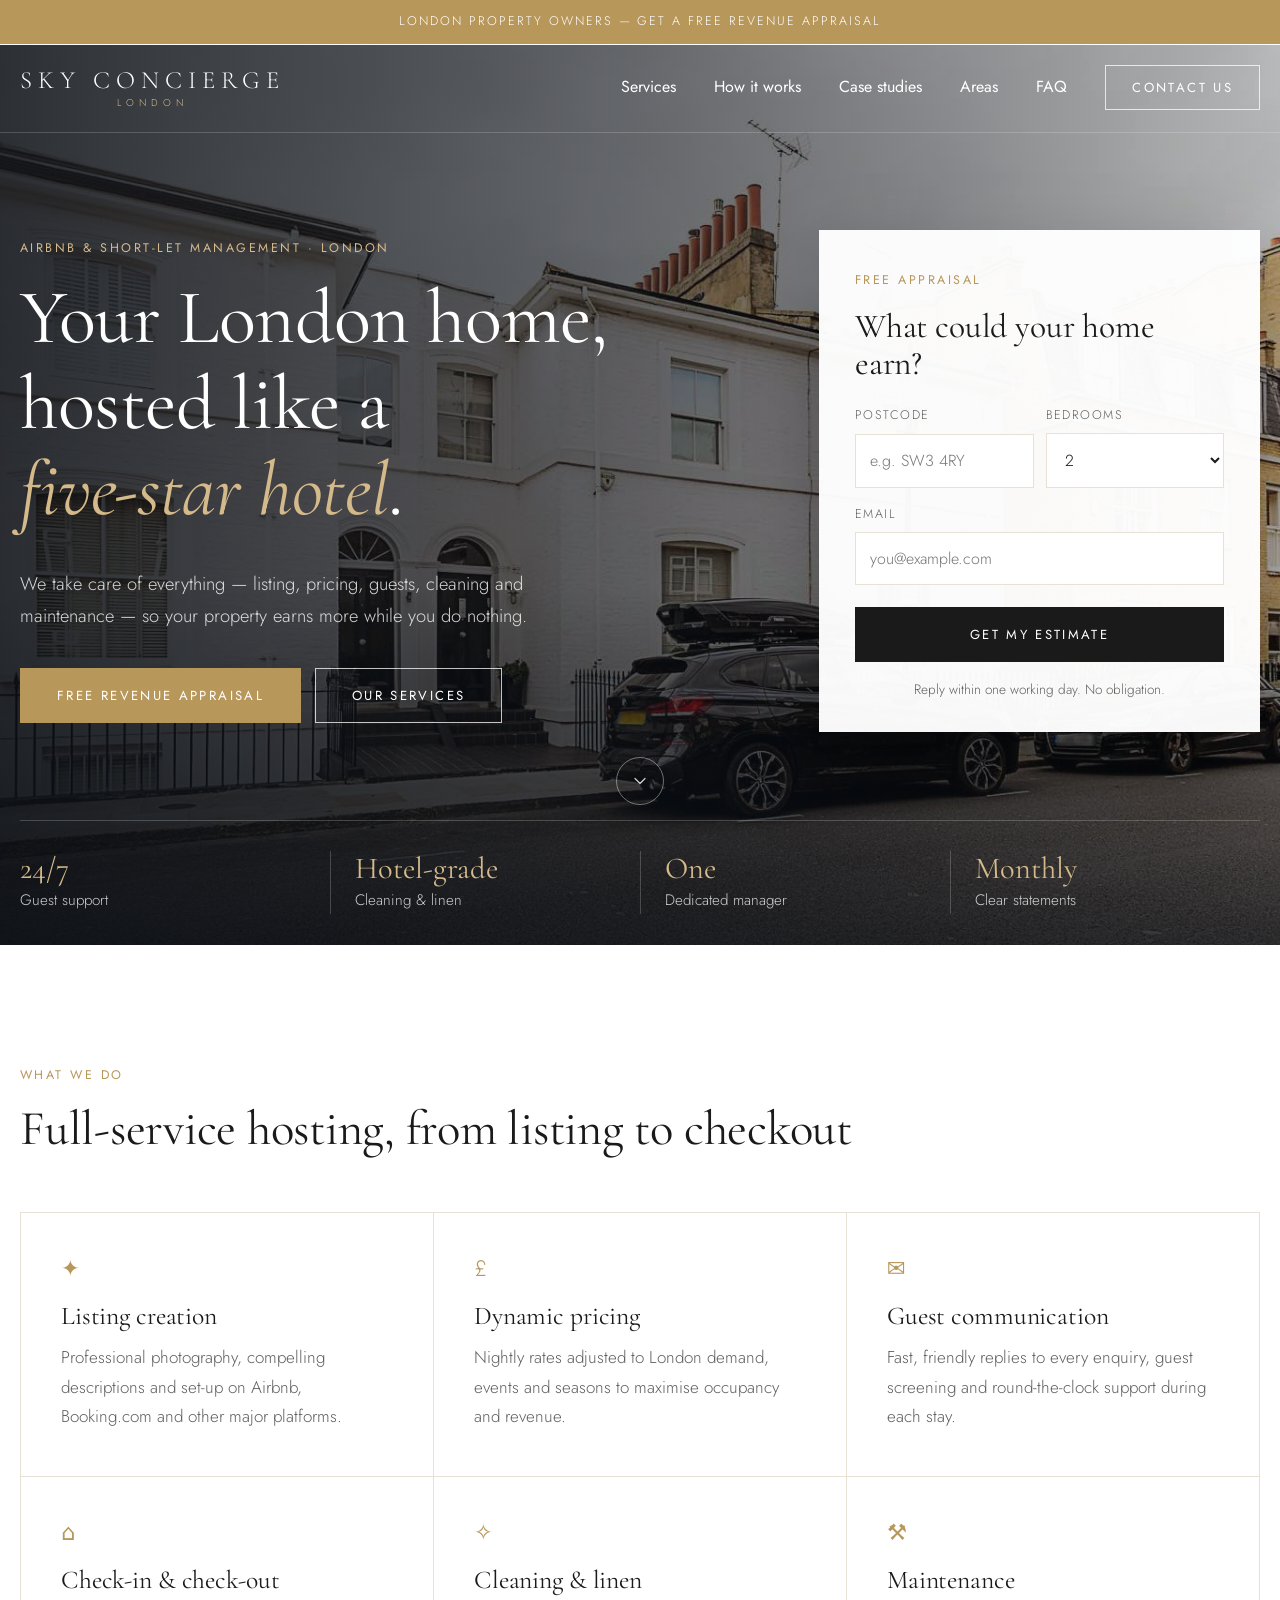
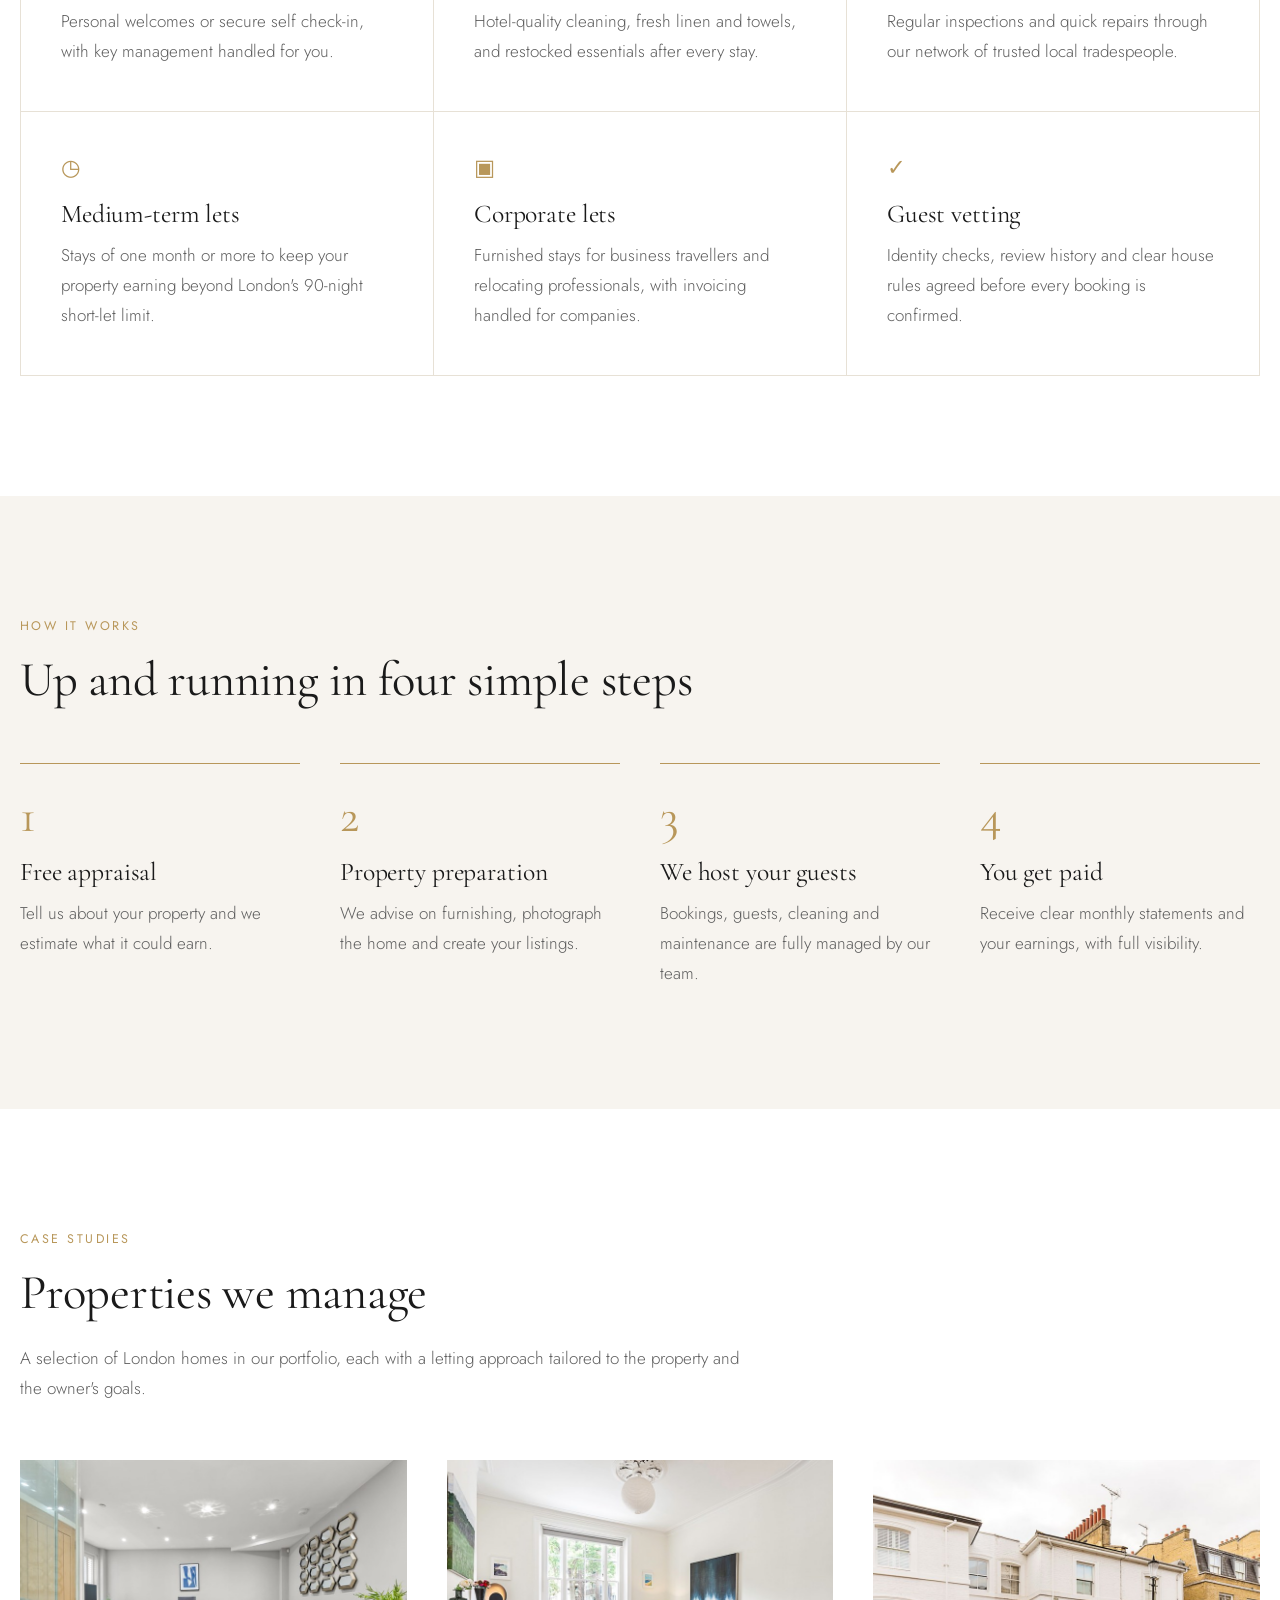
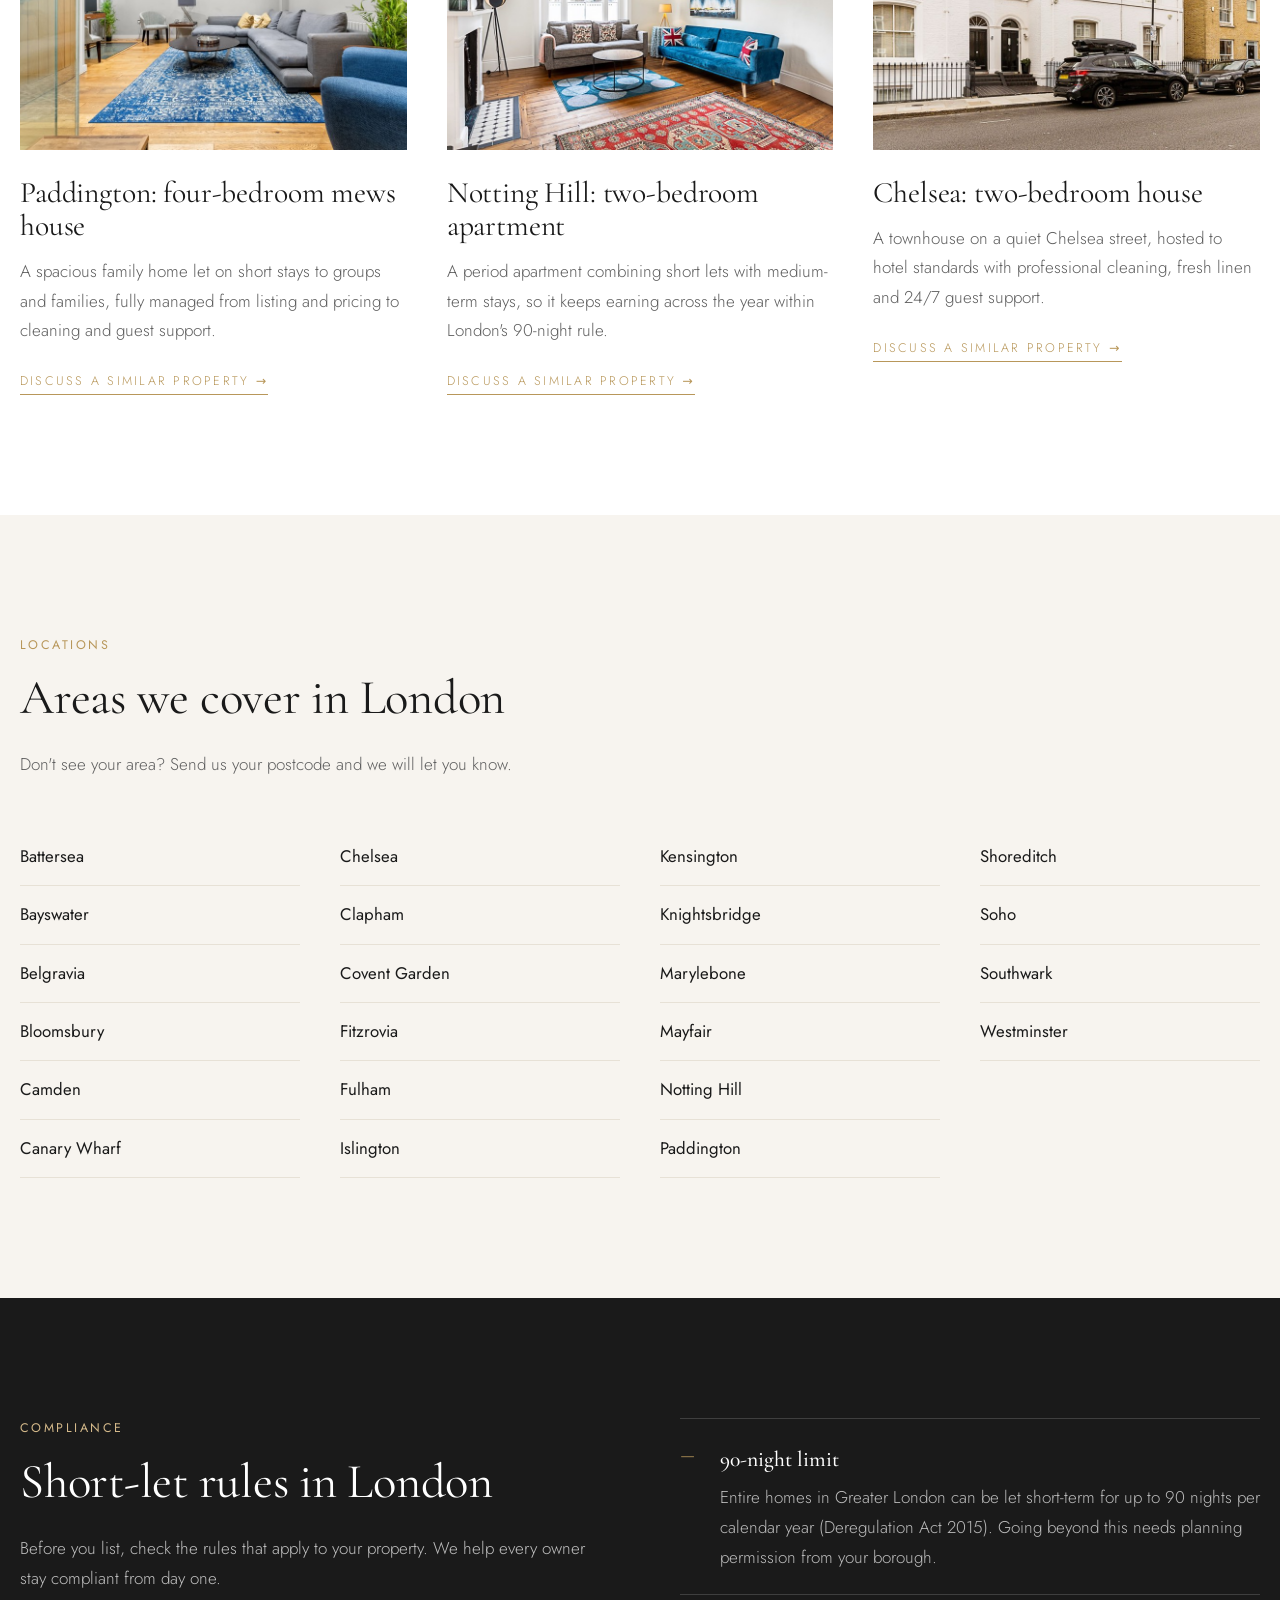
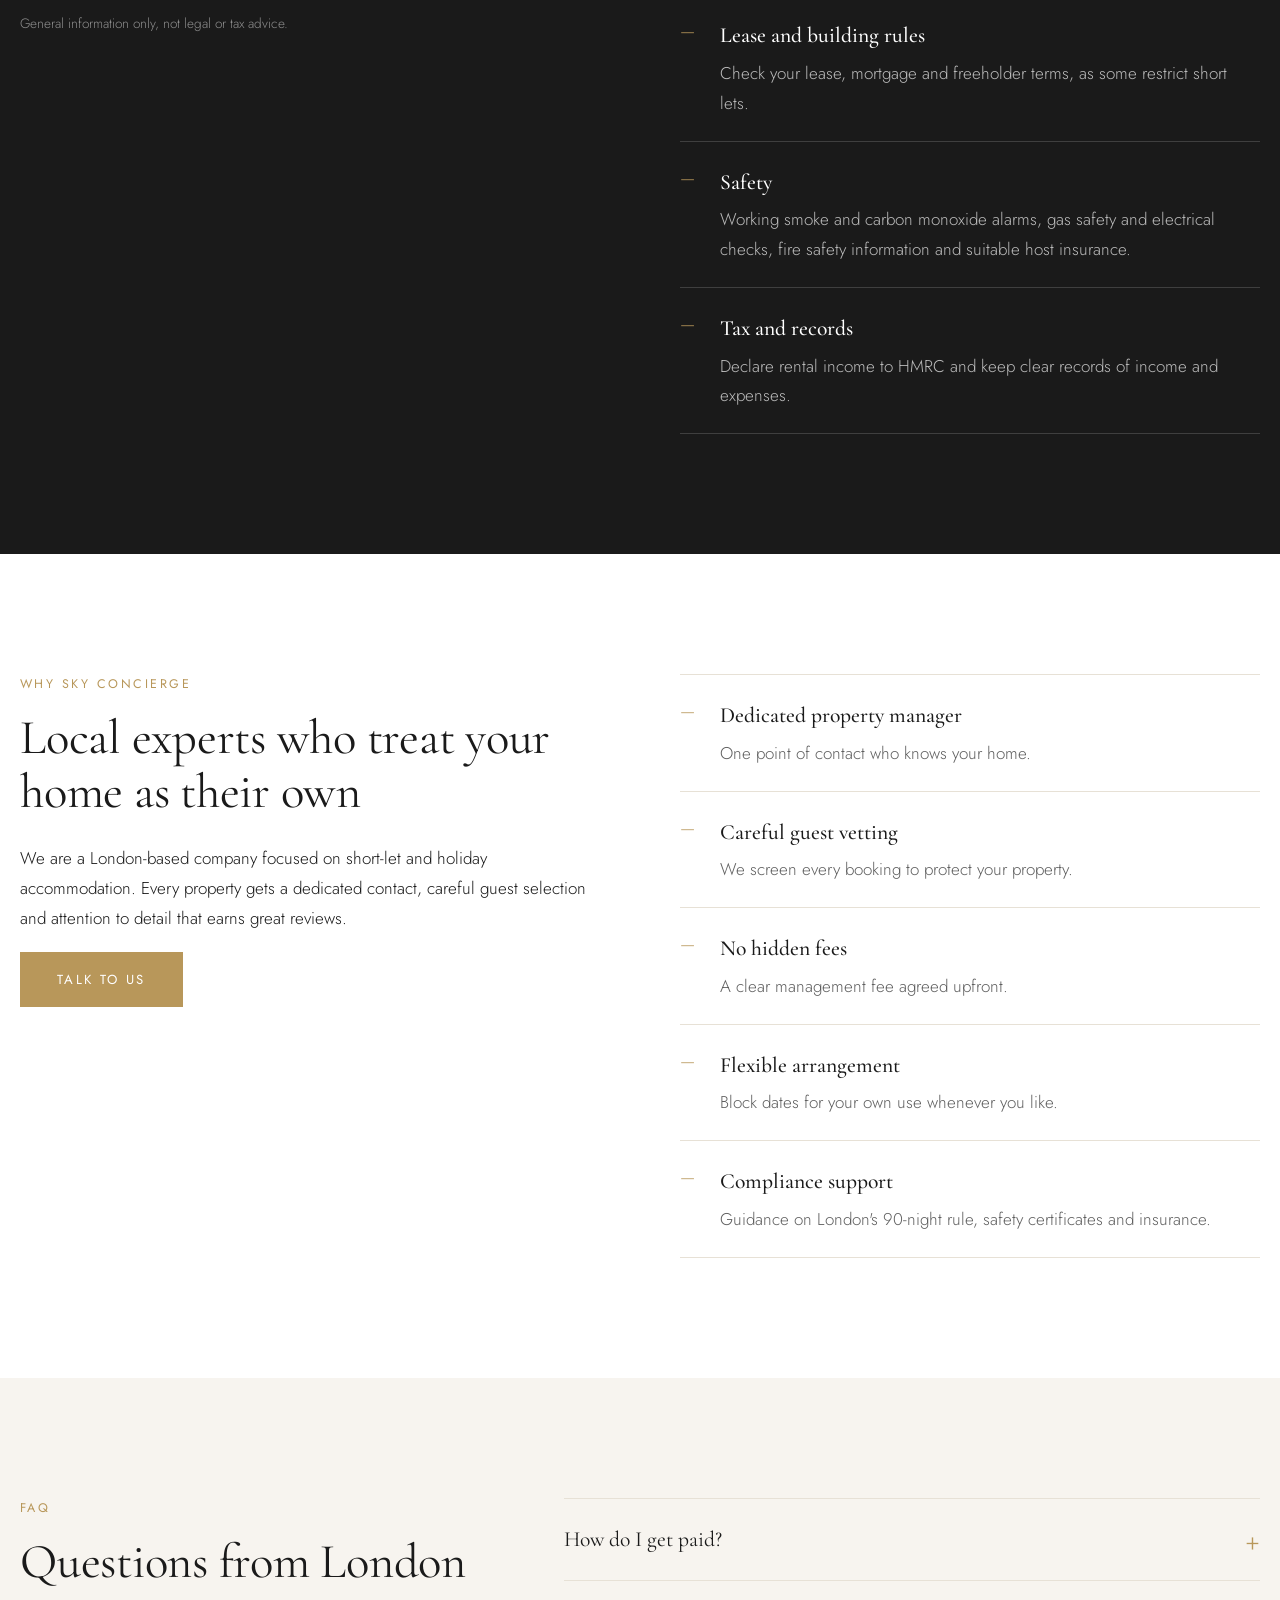
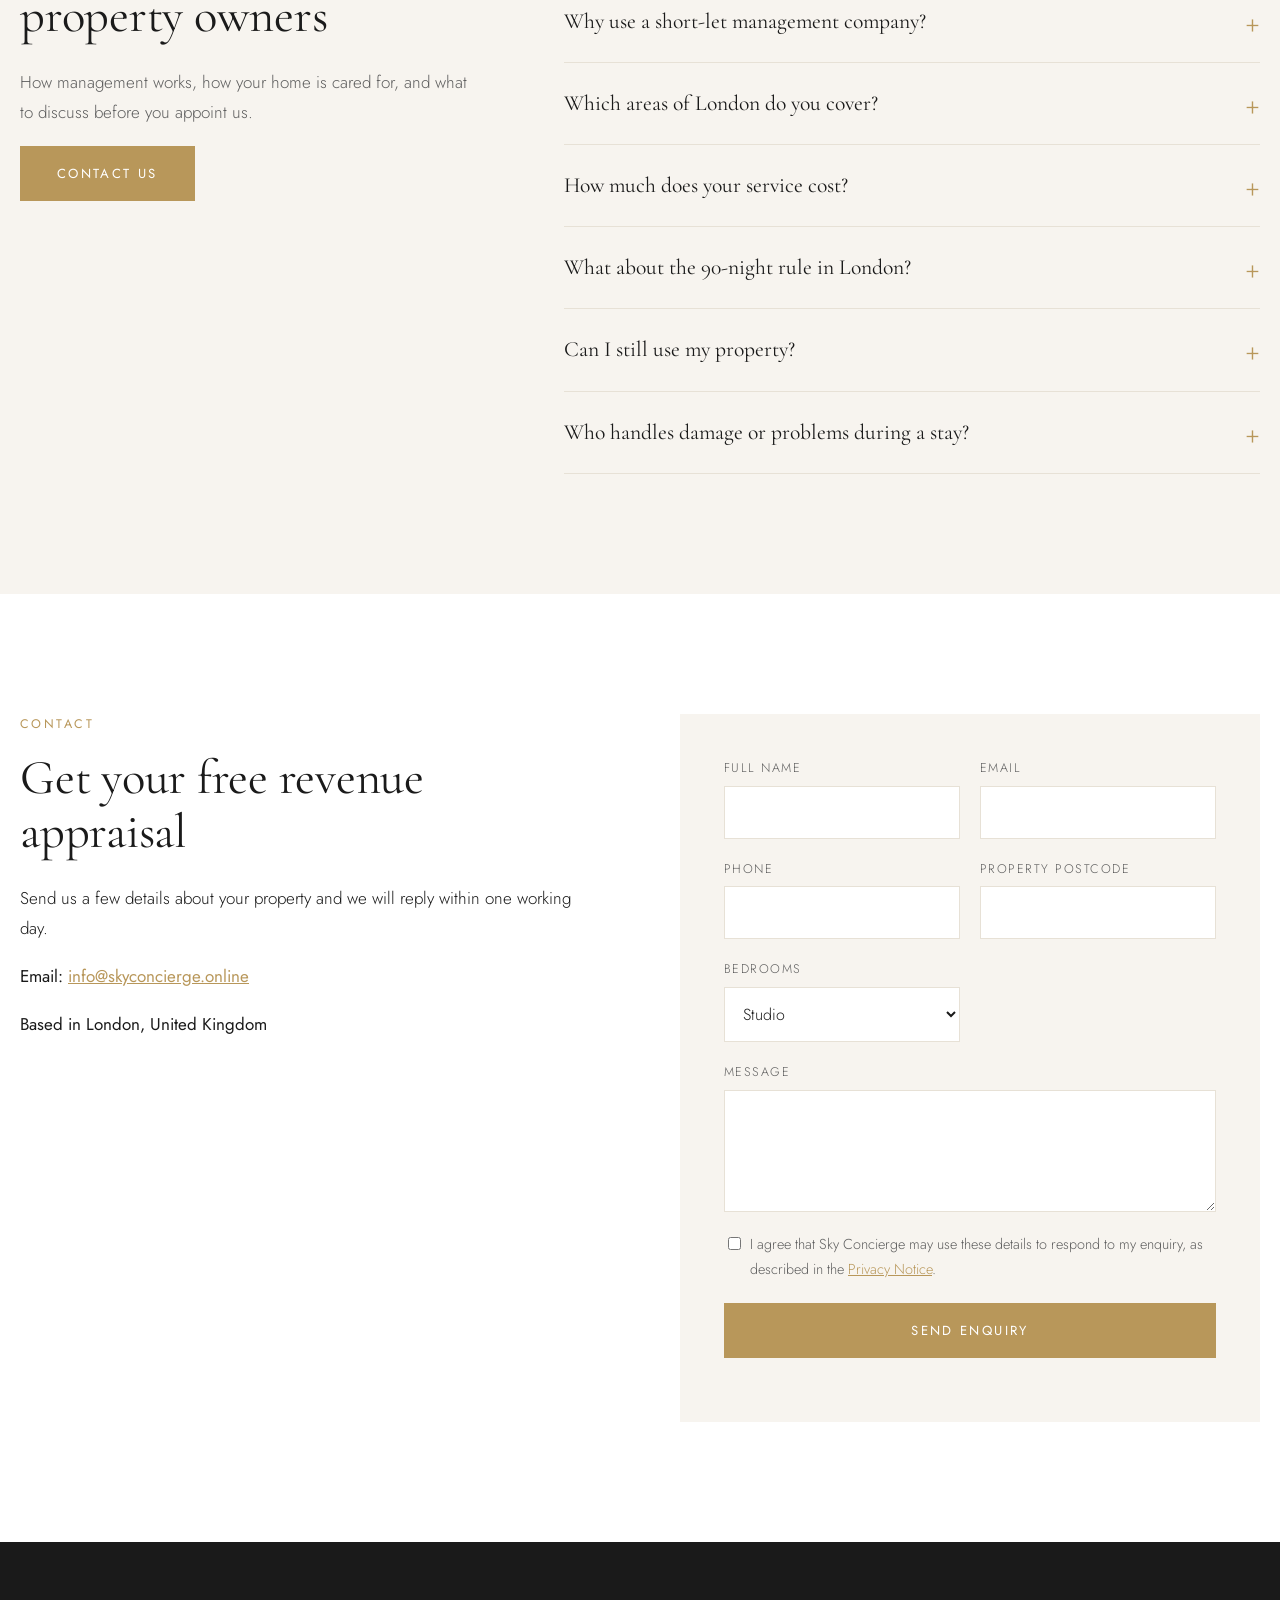
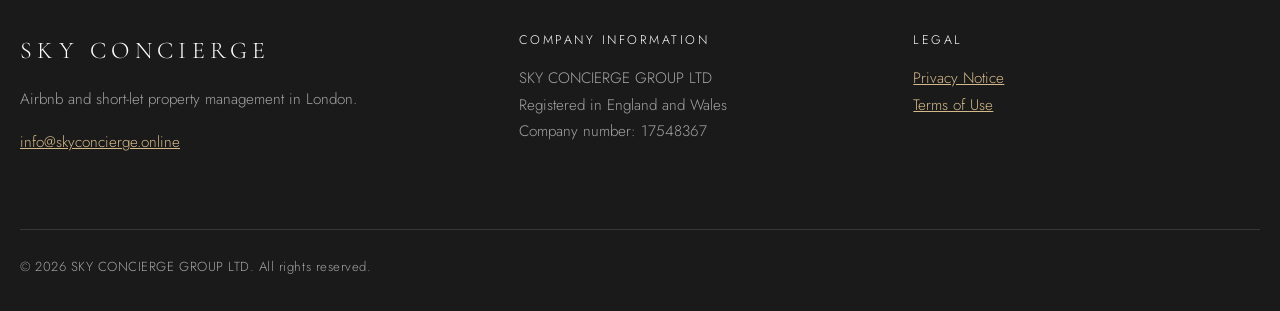
<file: index.html>
<!doctype html>
<html lang="en-GB">
<head>
  <meta charset="utf-8">
  <meta name="viewport" content="width=device-width, initial-scale=1">
  <title>Sky Concierge | Airbnb &amp; Short-Let Management in London</title>
  <meta name="description" content="Sky Concierge manages your Airbnb and short-let property in London: listing, pricing, guest communication, check-in, cleaning and maintenance.">
  <link rel="canonical" href="https://skyconcierge.online/">
  <meta property="og:title" content="Sky Concierge | Short-Let Management in London">
  <meta property="og:description" content="Full-service Airbnb and short-let property management in London.">
  <meta property="og:url" content="https://skyconcierge.online/">
  <meta property="og:type" content="website">
  <link rel="icon" href="data:image/svg+xml,%3Csvg xmlns='http://www.w3.org/2000/svg' viewBox='0 0 64 64'%3E%3Crect width='64' height='64' rx='14' fill='%230f1b2d'/%3E%3Cpath d='M18 40c6 6 22 6 28-2M22 26a10 10 0 0 1 20 0' stroke='%23c9a86a' stroke-width='5' fill='none' stroke-linecap='round'/%3E%3C/svg%3E">
  <link rel="preconnect" href="https://fonts.googleapis.com">
  <link rel="preconnect" href="https://fonts.gstatic.com" crossorigin>
  <link href="https://fonts.googleapis.com/css2?family=Cormorant+Garamond:ital,wght@0,400;0,500;1,400;1,500&family=Jost:wght@300;400;500&display=swap" rel="stylesheet">
  <link rel="stylesheet" href="styles.css">
</head>
<body class="has-hero">

<a href="#contact" class="topbar">London property owners — get a free revenue appraisal</a>

<header class="nav" id="top">
  <div class="wrap nav-inner">
    <a href="#top" class="brand" aria-label="Sky Concierge home">
      <span class="brand-name">Sky Concierge</span>
      <span class="brand-sub">London</span>
    </a>
    <button class="menu-btn" aria-label="Open menu" aria-expanded="false" aria-controls="menu">☰</button>
    <nav id="menu" class="menu">
      <a href="#services">Services</a>
      <a href="#how">How it works</a>
      <a href="#cases">Case studies</a>
      <a href="#areas">Areas</a>
      <a href="#faq">FAQ</a>
      <a href="#contact" class="btn btn-outline-light btn-small">Contact us</a>
    </nav>
  </div>
</header>

<main>
  <section class="hero">
    <img class="hero-bg" src="images/hero-chelsea.jpg" srcset="images/hero-chelsea-800.jpg 800w, images/hero-chelsea.jpg 1440w" sizes="100vw" alt="" width="1440" height="960" fetchpriority="high">
    <div class="wrap hero-grid">
      <div class="hero-copy">
        <p class="eyebrow">Airbnb &amp; short-let management · London</p>
        <h1>Your London home, hosted like a <em>five-star hotel</em>.</h1>
        <p class="lead">We take care of everything — listing, pricing, guests, cleaning and maintenance — so your property earns more while you do nothing.</p>
        <div class="hero-cta">
          <a href="#contact" class="btn">Free revenue appraisal</a>
          <a href="#services" class="btn btn-outline-light">Our services</a>
        </div>
      </div>

      <form class="appraisal" id="appraisal-form" novalidate>
        <p class="eyebrow">Free appraisal</p>
        <h2>What could your home earn?</h2>
        <div class="appraisal-row">
          <label>Postcode<input name="postcode" placeholder="e.g. SW3 4RY" autocomplete="postal-code" required></label>
          <label>Bedrooms
            <select name="bedrooms"><option>Studio</option><option>1</option><option selected>2</option><option>3</option><option>4+</option></select>
          </label>
        </div>
        <label>Email<input name="email" type="email" placeholder="you@example.com" autocomplete="email" required></label>
        <button type="submit" class="btn btn-dark">Get my estimate</button>
        <p class="appraisal-note" id="appraisal-note" role="status">Reply within one working day. No obligation.</p>
      </form>
    </div>

    <ul class="wrap trust">
      <li><strong>24/7</strong> Guest support</li>
      <li><strong>Hotel-grade</strong> Cleaning &amp; linen</li>
      <li><strong>One</strong> Dedicated manager</li>
      <li><strong>Monthly</strong> Clear statements</li>
    </ul>
    <a href="#services" class="scroll-cue" aria-label="Scroll to services"><svg width="20" height="20" viewBox="0 0 24 24" fill="none" aria-hidden="true"><path d="M6 9l6 6 6-6" stroke="currentColor" stroke-width="1.5" stroke-linecap="round" stroke-linejoin="round"/></svg></a>
  </section>

  <section id="services" class="section">
    <div class="wrap">
      <p class="eyebrow">What we do</p>
      <h2>Full-service hosting, from listing to checkout</h2>
      <div class="grid cards">
        <article class="card">
          <div class="icon">✦</div>
          <h3>Listing creation</h3>
          <p>Professional photography, compelling descriptions and set-up on Airbnb, Booking.com and other major platforms.</p>
        </article>
        <article class="card">
          <div class="icon">£</div>
          <h3>Dynamic pricing</h3>
          <p>Nightly rates adjusted to London demand, events and seasons to maximise occupancy and revenue.</p>
        </article>
        <article class="card">
          <div class="icon">✉</div>
          <h3>Guest communication</h3>
          <p>Fast, friendly replies to every enquiry, guest screening and round-the-clock support during each stay.</p>
        </article>
        <article class="card">
          <div class="icon">⌂</div>
          <h3>Check-in &amp; check-out</h3>
          <p>Personal welcomes or secure self check-in, with key management handled for you.</p>
        </article>
        <article class="card">
          <div class="icon">✧</div>
          <h3>Cleaning &amp; linen</h3>
          <p>Hotel-quality cleaning, fresh linen and towels, and restocked essentials after every stay.</p>
        </article>
        <article class="card">
          <div class="icon">⚒</div>
          <h3>Maintenance</h3>
          <p>Regular inspections and quick repairs through our network of trusted local tradespeople.</p>
        </article>
        <article class="card">
          <div class="icon">◷</div>
          <h3>Medium-term lets</h3>
          <p>Stays of one month or more to keep your property earning beyond London's 90-night short-let limit.</p>
        </article>
        <article class="card">
          <div class="icon">▣</div>
          <h3>Corporate lets</h3>
          <p>Furnished stays for business travellers and relocating professionals, with invoicing handled for companies.</p>
        </article>
        <article class="card">
          <div class="icon">✓</div>
          <h3>Guest vetting</h3>
          <p>Identity checks, review history and clear house rules agreed before every booking is confirmed.</p>
        </article>
      </div>
    </div>
  </section>

  <section id="how" class="section section-alt">
    <div class="wrap">
      <p class="eyebrow">How it works</p>
      <h2>Up and running in four simple steps</h2>
      <ol class="steps">
        <li><span>1</span><h3>Free appraisal</h3><p>Tell us about your property and we estimate what it could earn.</p></li>
        <li><span>2</span><h3>Property preparation</h3><p>We advise on furnishing, photograph the home and create your listings.</p></li>
        <li><span>3</span><h3>We host your guests</h3><p>Bookings, guests, cleaning and maintenance are fully managed by our team.</p></li>
        <li><span>4</span><h3>You get paid</h3><p>Receive clear monthly statements and your earnings, with full visibility.</p></li>
      </ol>
    </div>
  </section>

  <!-- Add real revenue/occupancy figures here once you have them (state the period and whether gross or net) -->
  <section id="cases" class="section">
    <div class="wrap">
      <p class="eyebrow">Case studies</p>
      <h2>Properties we manage</h2>
      <p class="section-intro">A selection of London homes in our portfolio, each with a letting approach tailored to the property and the owner's goals.</p>
      <div class="grid cases">
        <article class="case">
          <div class="case-img"><img src="images/case-1.jpg" alt="Living room of a four-bedroom mews house in Paddington" width="900" height="600" loading="lazy" decoding="async" onerror="this.remove()"></div>
          <h3>Paddington: four-bedroom mews house</h3>
          <p>A spacious family home let on short stays to groups and families, fully managed from listing and pricing to cleaning and guest support.</p>
          <a href="#contact" class="case-link">Discuss a similar property →</a>
        </article>
        <article class="case">
          <div class="case-img"><img src="images/case-2.jpg" alt="Living room of a two-bedroom apartment in Notting Hill" width="900" height="600" loading="lazy" decoding="async" onerror="this.remove()"></div>
          <h3>Notting Hill: two-bedroom apartment</h3>
          <p>A period apartment combining short lets with medium-term stays, so it keeps earning across the year within London's 90-night rule.</p>
          <a href="#contact" class="case-link">Discuss a similar property →</a>
        </article>
        <article class="case">
          <div class="case-img"><img src="images/case-3.jpg" alt="White-painted two-bedroom house on a Chelsea street" width="900" height="600" loading="lazy" decoding="async" onerror="this.remove()"></div>
          <h3>Chelsea: two-bedroom house</h3>
          <p>A townhouse on a quiet Chelsea street, hosted to hotel standards with professional cleaning, fresh linen and 24/7 guest support.</p>
          <a href="#contact" class="case-link">Discuss a similar property →</a>
        </article>
      </div>
    </div>
  </section>

  <!-- TODO: keep only the areas you actually cover -->
  <section id="areas" class="section section-alt">
    <div class="wrap">
      <p class="eyebrow">Locations</p>
      <h2>Areas we cover in London</h2>
      <p class="section-intro">Don't see your area? Send us your postcode and we will let you know.</p>
      <ul class="areas">
        <li>Battersea</li><li>Bayswater</li><li>Belgravia</li><li>Bloomsbury</li>
        <li>Camden</li><li>Canary Wharf</li><li>Chelsea</li><li>Clapham</li>
        <li>Covent Garden</li><li>Fitzrovia</li><li>Fulham</li><li>Islington</li>
        <li>Kensington</li><li>Knightsbridge</li><li>Marylebone</li><li>Mayfair</li>
        <li>Notting Hill</li><li>Paddington</li><li>Shoreditch</li><li>Soho</li>
        <li>Southwark</li><li>Westminster</li>
      </ul>
    </div>
  </section>

  <section id="rules" class="section section-dark">
    <div class="wrap split">
      <div>
        <p class="eyebrow">Compliance</p>
        <h2>Short-let rules in London</h2>
        <p>Before you list, check the rules that apply to your property. We help every owner stay compliant from day one.</p>
        <p class="small-note">General information only, not legal or tax advice.</p>
      </div>
      <ul class="checks checks-dark">
        <li><strong>90-night limit</strong> Entire homes in Greater London can be let short-term for up to 90 nights per calendar year (Deregulation Act 2015). Going beyond this needs planning permission from your borough.</li>
        <li><strong>Lease and building rules</strong> Check your lease, mortgage and freeholder terms, as some restrict short lets.</li>
        <li><strong>Safety</strong> Working smoke and carbon monoxide alarms, gas safety and electrical checks, fire safety information and suitable host insurance.</li>
        <li><strong>Tax and records</strong> Declare rental income to HMRC and keep clear records of income and expenses.</li>
      </ul>
    </div>
  </section>

  <section id="why" class="section">
    <div class="wrap split">
      <div>
        <p class="eyebrow">Why Sky Concierge</p>
        <h2>Local experts who treat your home as their own</h2>
        <p>We are a London-based company focused on short-let and holiday accommodation. Every property gets a dedicated contact, careful guest selection and attention to detail that earns great reviews.</p>
        <a href="#contact" class="btn">Talk to us</a>
      </div>
      <ul class="checks">
        <li><strong>Dedicated property manager</strong> One point of contact who knows your home.</li>
        <li><strong>Careful guest vetting</strong> We screen every booking to protect your property.</li>
        <li><strong>No hidden fees</strong> A clear management fee agreed upfront.</li>
        <li><strong>Flexible arrangement</strong> Block dates for your own use whenever you like.</li>
        <li><strong>Compliance support</strong> Guidance on London's 90-night rule, safety certificates and insurance.</li>
      </ul>
    </div>
  </section>

  <section id="faq" class="section section-alt">
    <div class="wrap faq-grid">
      <div class="faq-intro">
        <p class="eyebrow">FAQ</p>
        <h2>Questions from London property owners</h2>
        <p>How management works, how your home is cared for, and what to discuss before you appoint us.</p>
        <a href="#contact" class="btn">Contact us</a>
      </div>
      <div>
      <details>
        <summary>How do I get paid?</summary>
        <p>You receive a monthly statement showing every booking, fee and cost, followed by a bank transfer of your earnings.</p>
      </details>
      <details>
        <summary>Why use a short-let management company?</summary>
        <p>Hosting well takes daily work: messages at all hours, cleaning between stays, pricing and repairs. We handle all of it so you earn from your property without the time commitment.</p>
      </details>
      <details>
        <summary>Which areas of London do you cover?</summary>
        <p>We manage properties across Greater London. Contact us with your postcode and we will confirm availability.</p>
      </details>
      <details>
        <summary>How much does your service cost?</summary>
        <p>Our fee is a percentage of booking revenue, depending on the property and the services you choose. We provide a clear quote after your free appraisal.</p>
      </details>
      <details>
        <summary>What about the 90-night rule in London?</summary>
        <p>Entire homes in Greater London can be let on a short-term basis for up to 90 nights per calendar year without planning permission. We track this for you and can arrange medium-term lets for the rest of the year.</p>
      </details>
      <details>
        <summary>Can I still use my property?</summary>
        <p>Yes. You can block dates in the calendar for your own stays at any time.</p>
      </details>
      <details>
        <summary>Who handles damage or problems during a stay?</summary>
        <p>We respond to issues straight away, report any damage to you with photos, coordinate repairs and handle claims with the booking platform on your behalf.</p>
      </details>
      </div>
    </div>
  </section>

  <section id="contact" class="section">
    <div class="wrap split">
      <div>
        <p class="eyebrow">Contact</p>
        <h2>Get your free revenue appraisal</h2>
        <p>Send us a few details about your property and we will reply within one working day.</p>
        <p class="contact-line">Email: <a href="mailto:info@skyconcierge.online">info@skyconcierge.online</a></p>
        <p class="contact-line">Based in London, United Kingdom</p>
      </div>
      <form class="form" id="contact-form" novalidate>
        <label>Full name<input name="name" required autocomplete="name"></label>
        <label>Email<input name="email" type="email" required autocomplete="email"></label>
        <label>Phone<input name="phone" type="tel" autocomplete="tel"></label>
        <label>Property postcode<input name="postcode" autocomplete="postal-code"></label>
        <label>Bedrooms
          <select name="bedrooms">
            <option>Studio</option><option>1</option><option>2</option><option>3</option><option>4+</option>
          </select>
        </label>
        <label class="full">Message<textarea name="message" rows="4"></textarea></label>
        <label class="full consent"><input type="checkbox" name="consent" required> <span>I agree that Sky Concierge may use these details to respond to my enquiry, as described in the <a href="privacy.html">Privacy Notice</a>.</span></label>
        <button type="submit" class="btn full">Send enquiry</button>
        <p class="form-note full" id="form-note" role="status"></p>
      </form>
    </div>
  </section>
</main>

<footer class="footer">
  <div class="wrap footer-grid">
    <div>
      <p class="brand-foot">Sky Concierge</p>
      <p>Airbnb and short-let property management in London.</p>
      <p><a href="mailto:info@skyconcierge.online">info@skyconcierge.online</a></p>
    </div>
    <div>
      <p class="foot-title">Company information</p>
      <p>SKY CONCIERGE GROUP LTD<br>
      Registered in England and Wales<br>
      Company number: 17548367</p>
    </div>
    <div>
      <p class="foot-title">Legal</p>
      <p><a href="privacy.html">Privacy Notice</a><br>
      <a href="terms.html">Terms of Use</a></p>
    </div>
  </div>
  <div class="wrap copy">© <span id="year">2026</span> SKY CONCIERGE GROUP LTD. All rights reserved.</div>
</footer>

<script>
  document.getElementById('year').textContent = new Date().getFullYear();

  const btn = document.querySelector('.menu-btn');
  const menu = document.getElementById('menu');
  btn.addEventListener('click', () => {
    const open = menu.classList.toggle('open');
    btn.setAttribute('aria-expanded', open);
  });
  menu.querySelectorAll('a').forEach(a => a.addEventListener('click', () => menu.classList.remove('open')));

  // Transparent nav over the hero, solid once the page scrolls.
  const nav = document.querySelector('.nav');
  const onScroll = () => nav.classList.toggle('scrolled', scrollY > 40);
  addEventListener('scroll', onScroll, { passive: true }); onScroll();

  document.getElementById('appraisal-form').addEventListener('submit', e => {
    e.preventDefault();
    const f = e.target, note = document.getElementById('appraisal-note');
    if (!f.checkValidity()) { note.textContent = 'Please enter your postcode and a valid email.'; return; }
    const d = new FormData(f);
    const body = `Postcode: ${d.get('postcode')}\nBedrooms: ${d.get('bedrooms')}\nEmail: ${d.get('email')}`;
    location.href = `mailto:info@skyconcierge.online?subject=${encodeURIComponent('Free revenue appraisal')}&body=${encodeURIComponent(body)}`;
    note.textContent = 'Your email app should open. If not, write to info@skyconcierge.online.';
  });

  // No server needed: the form opens the visitor's email app with the enquiry filled in.
  document.getElementById('contact-form').addEventListener('submit', e => {
    e.preventDefault();
    const f = e.target, note = document.getElementById('form-note');
    if (!f.checkValidity()) { note.textContent = 'Please fill in your name, a valid email and tick the consent box.'; return; }
    const d = new FormData(f);
    const body = `Name: ${d.get('name')}\nEmail: ${d.get('email')}\nPhone: ${d.get('phone')}\nPostcode: ${d.get('postcode')}\nBedrooms: ${d.get('bedrooms')}\n\n${d.get('message')}`;
    location.href = `mailto:info@skyconcierge.online?subject=${encodeURIComponent('Property appraisal request')}&body=${encodeURIComponent(body)}`;
    note.textContent = 'Your email app should open. If not, write to info@skyconcierge.online.';
  });
</script>
</body>
</html>
</file>
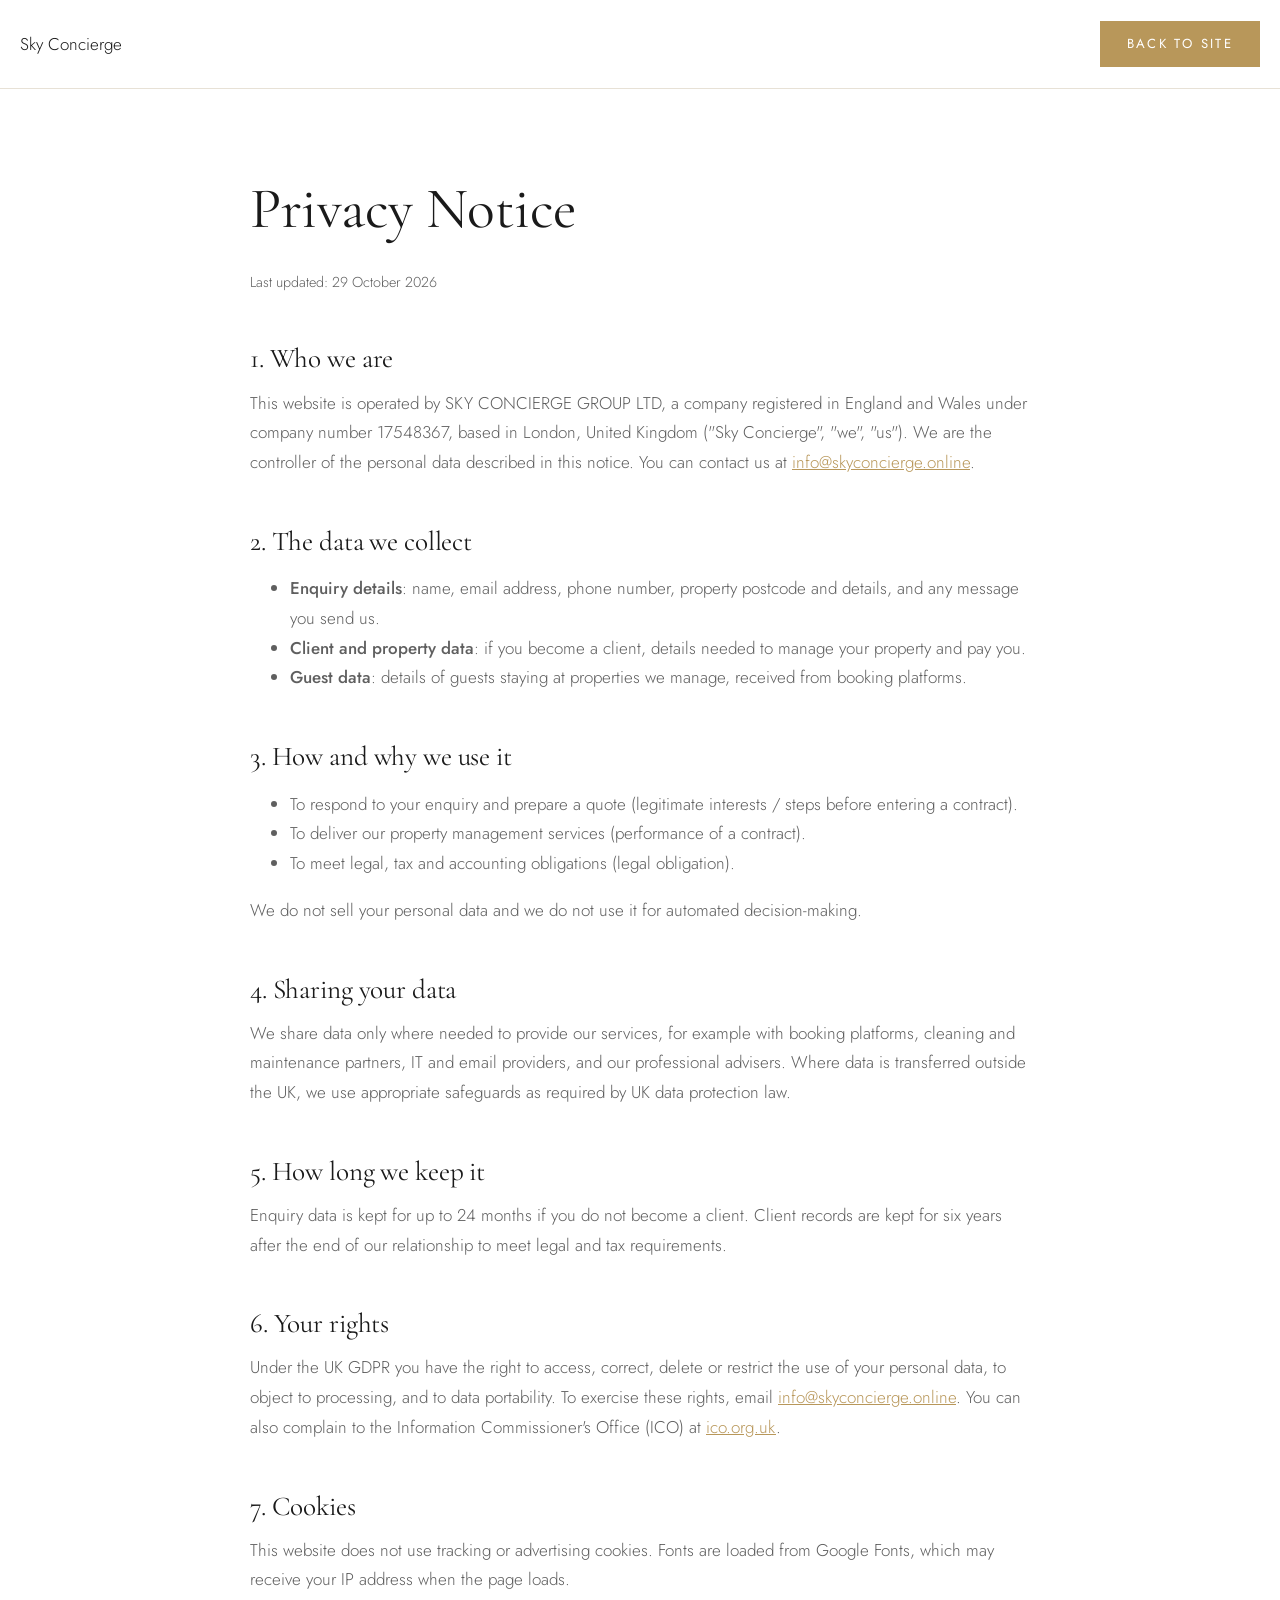
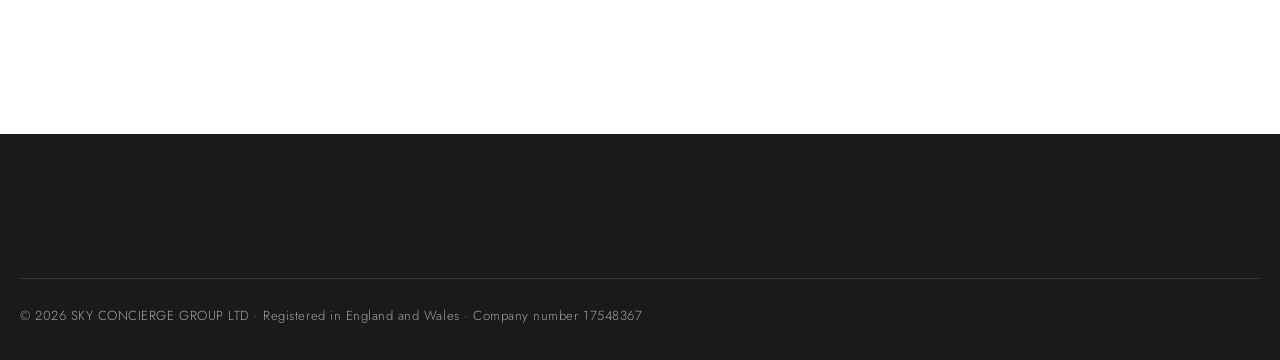
<file: privacy.html>
<!doctype html>
<html lang="en-GB">
<head>
  <meta charset="utf-8">
  <meta name="viewport" content="width=device-width, initial-scale=1">
  <title>Privacy Notice | Sky Concierge</title>
  <link rel="canonical" href="https://skyconcierge.online/privacy.html">
  <link href="https://fonts.googleapis.com/css2?family=Cormorant+Garamond:ital,wght@0,400;0,500;1,400;1,500&family=Jost:wght@300;400;500&display=swap" rel="stylesheet">
  <link rel="stylesheet" href="styles.css">
</head>
<body>
<header class="nav">
  <div class="wrap nav-inner">
    <a href="index.html" class="brand">Sky Concierge</a>
    <a href="index.html" class="btn btn-small">Back to site</a>
  </div>
</header>

<main class="legal">
  <div class="wrap narrow">
    <h1>Privacy Notice</h1>
    <p class="updated">Last updated: 29 October 2026</p>

    <h2>1. Who we are</h2>
    <p>This website is operated by SKY CONCIERGE GROUP LTD, a company registered in England and Wales under company number 17548367, based in London, United Kingdom ("Sky Concierge", "we", "us"). We are the controller of the personal data described in this notice. You can contact us at <a href="mailto:info@skyconcierge.online">info@skyconcierge.online</a>.</p>

    <h2>2. The data we collect</h2>
    <ul>
      <li><strong>Enquiry details</strong>: name, email address, phone number, property postcode and details, and any message you send us.</li>
      <li><strong>Client and property data</strong>: if you become a client, details needed to manage your property and pay you.</li>
      <li><strong>Guest data</strong>: details of guests staying at properties we manage, received from booking platforms.</li>
    </ul>

    <h2>3. How and why we use it</h2>
    <ul>
      <li>To respond to your enquiry and prepare a quote (legitimate interests / steps before entering a contract).</li>
      <li>To deliver our property management services (performance of a contract).</li>
      <li>To meet legal, tax and accounting obligations (legal obligation).</li>
    </ul>
    <p>We do not sell your personal data and we do not use it for automated decision-making.</p>

    <h2>4. Sharing your data</h2>
    <p>We share data only where needed to provide our services, for example with booking platforms, cleaning and maintenance partners, IT and email providers, and our professional advisers. Where data is transferred outside the UK, we use appropriate safeguards as required by UK data protection law.</p>

    <h2>5. How long we keep it</h2>
    <p>Enquiry data is kept for up to 24 months if you do not become a client. Client records are kept for six years after the end of our relationship to meet legal and tax requirements.</p>

    <h2>6. Your rights</h2>
    <p>Under the UK GDPR you have the right to access, correct, delete or restrict the use of your personal data, to object to processing, and to data portability. To exercise these rights, email <a href="mailto:info@skyconcierge.online">info@skyconcierge.online</a>. You can also complain to the Information Commissioner's Office (ICO) at <a href="https://ico.org.uk" rel="noopener">ico.org.uk</a>.</p>

    <h2>7. Cookies</h2>
    <p>This website does not use tracking or advertising cookies. Fonts are loaded from Google Fonts, which may receive your IP address when the page loads.</p>
  </div>
</main>

<footer class="footer">
  <div class="wrap copy">© 2026 SKY CONCIERGE GROUP LTD · Registered in England and Wales · Company number 17548367</div>
</footer>
</body>
</html>
</file>
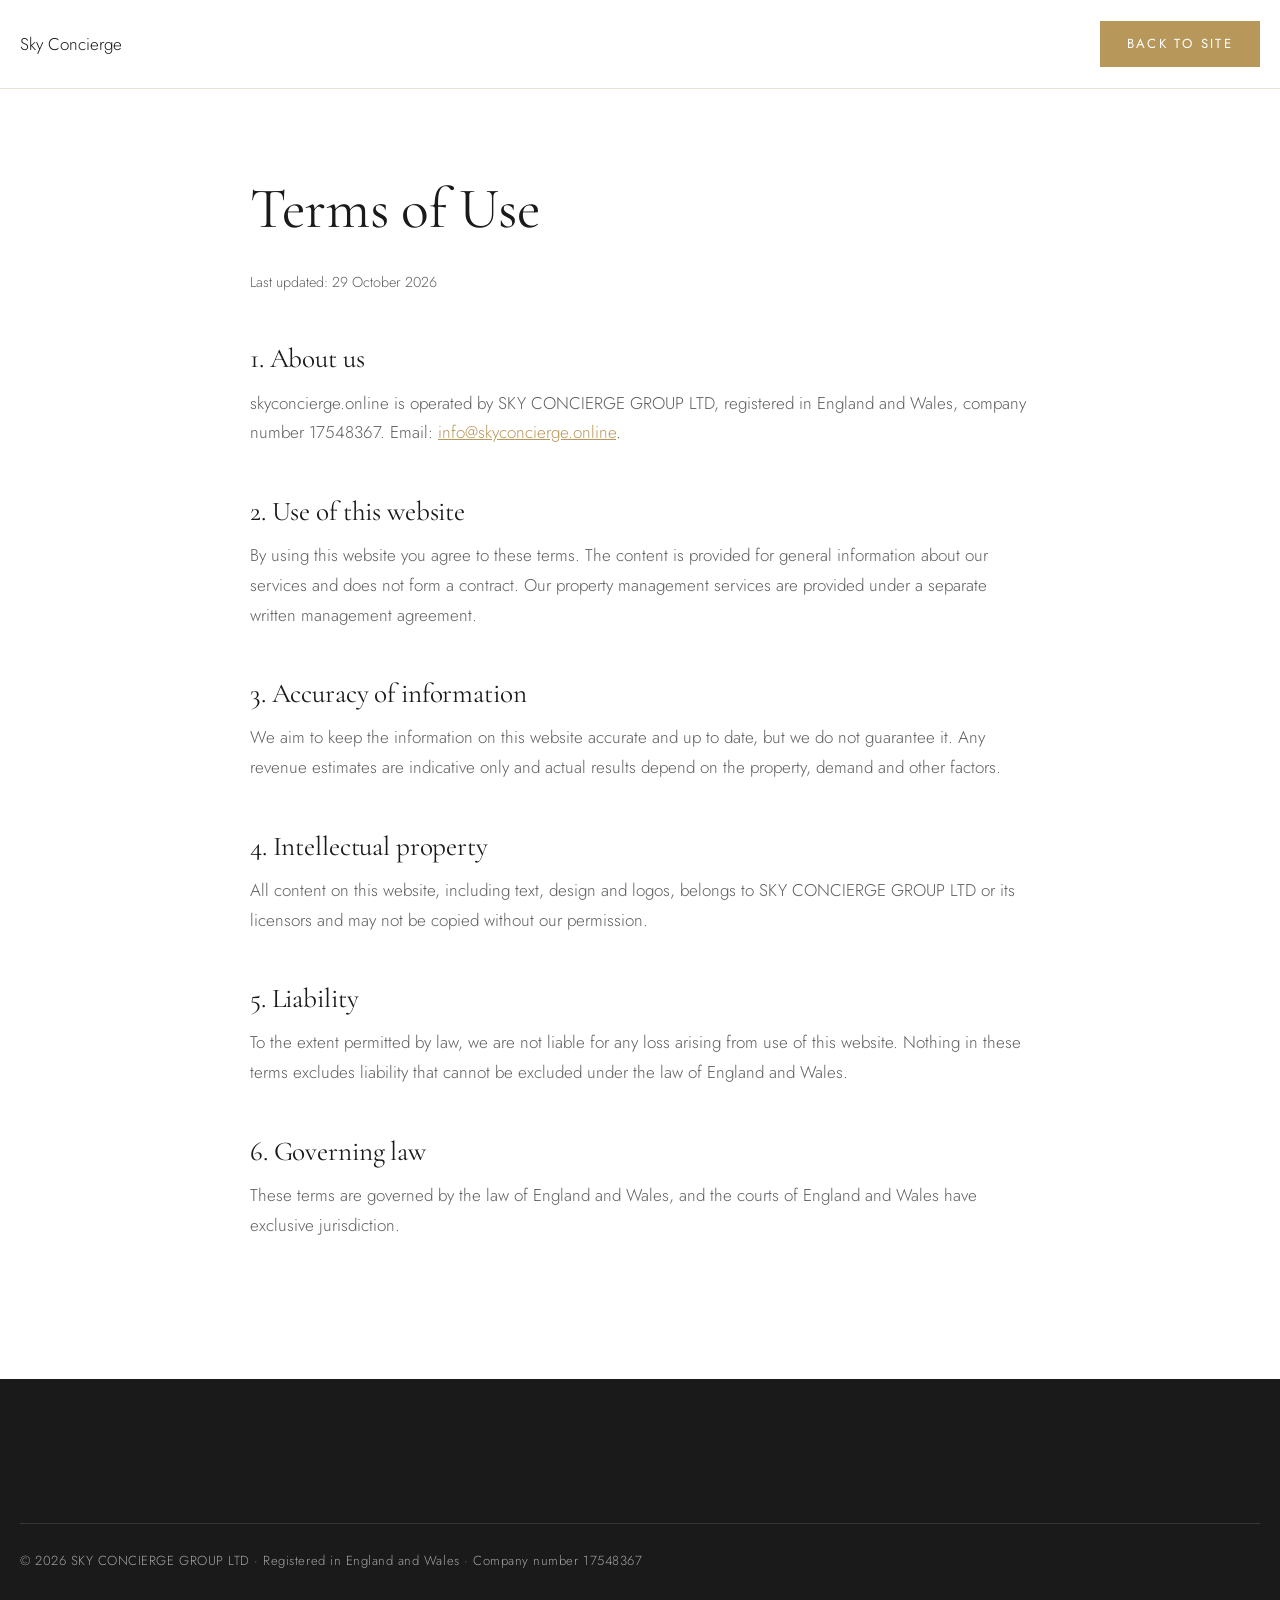
<file: terms.html>
<!doctype html>
<html lang="en-GB">
<head>
  <meta charset="utf-8">
  <meta name="viewport" content="width=device-width, initial-scale=1">
  <title>Terms of Use | Sky Concierge</title>
  <link rel="canonical" href="https://skyconcierge.online/terms.html">
  <link href="https://fonts.googleapis.com/css2?family=Cormorant+Garamond:ital,wght@0,400;0,500;1,400;1,500&family=Jost:wght@300;400;500&display=swap" rel="stylesheet">
  <link rel="stylesheet" href="styles.css">
</head>
<body>
<header class="nav">
  <div class="wrap nav-inner">
    <a href="index.html" class="brand">Sky Concierge</a>
    <a href="index.html" class="btn btn-small">Back to site</a>
  </div>
</header>

<main class="legal">
  <div class="wrap narrow">
    <h1>Terms of Use</h1>
    <p class="updated">Last updated: 29 October 2026</p>

    <h2>1. About us</h2>
    <p>skyconcierge.online is operated by SKY CONCIERGE GROUP LTD, registered in England and Wales, company number 17548367. Email: <a href="mailto:info@skyconcierge.online">info@skyconcierge.online</a>.</p>

    <h2>2. Use of this website</h2>
    <p>By using this website you agree to these terms. The content is provided for general information about our services and does not form a contract. Our property management services are provided under a separate written management agreement.</p>

    <h2>3. Accuracy of information</h2>
    <p>We aim to keep the information on this website accurate and up to date, but we do not guarantee it. Any revenue estimates are indicative only and actual results depend on the property, demand and other factors.</p>

    <h2>4. Intellectual property</h2>
    <p>All content on this website, including text, design and logos, belongs to SKY CONCIERGE GROUP LTD or its licensors and may not be copied without our permission.</p>

    <h2>5. Liability</h2>
    <p>To the extent permitted by law, we are not liable for any loss arising from use of this website. Nothing in these terms excludes liability that cannot be excluded under the law of England and Wales.</p>

    <h2>6. Governing law</h2>
    <p>These terms are governed by the law of England and Wales, and the courts of England and Wales have exclusive jurisdiction.</p>
  </div>
</main>

<footer class="footer">
  <div class="wrap copy">© 2026 SKY CONCIERGE GROUP LTD · Registered in England and Wales · Company number 17548367</div>
</footer>
</body>
</html>
</file>
<file: styles.css>
:root {
  --navy: #0f1b2d;
  --navy-2: #1b2b44;
  --gold: #b8975a;
  --gold-light: #d4b98a;
  --ink: #1a1a1a;
  --muted: #5f5f5f;
  --bg: #ffffff;
  --bg-alt: #f7f4ef;
  --line: #e7e1d6;
  --serif: "Cormorant Garamond", Georgia, serif;
  --sans: "Jost", system-ui, sans-serif;
  --nav-h: 88px;
}

* { box-sizing: border-box; }
html { scroll-behavior: smooth; }
section[id] { scroll-margin-top: var(--nav-h); }
body {
  margin: 0;
  font-family: var(--sans);
  font-weight: 300;
  font-size: 17px;
  color: var(--ink);
  background: var(--bg);
  line-height: 1.75;
  -webkit-font-smoothing: antialiased;
}
h1, h2, h3 { font-family: var(--serif); font-weight: 400; line-height: 1.12; margin: 0 0 .5em; letter-spacing: -.005em; }
h1 { font-size: clamp(2.8rem, 6vw, 5.2rem); }
h2 { font-size: clamp(2.1rem, 3.8vw, 3.2rem); }
h3 { font-size: 1.6rem; }
em { font-style: italic; }
p { margin: 0 0 1.1em; }
a { color: var(--gold); }
strong { font-weight: 500; }

.wrap { width: min(1240px, 100% - 32px); margin-inline: auto; }
.narrow { width: min(780px, 100% - 32px); }
.section { padding: 120px 0; }
.section-alt { background: var(--bg-alt); }
.eyebrow { text-transform: uppercase; letter-spacing: .2em; font-size: .78rem; font-weight: 400; color: var(--gold); margin-bottom: 1.2em; }
.section-intro { color: var(--muted); max-width: 720px; }

/* Buttons: square, fine, uppercase */
.btn {
  display: inline-flex; align-items: center; justify-content: center; gap: 10px;
  font: 400 .82rem/1 var(--sans); letter-spacing: .18em; text-transform: uppercase; text-decoration: none;
  padding: 20px 36px; border: 1px solid var(--gold); background: var(--gold); color: #fff;
  cursor: pointer; transition: background .25s, color .25s, border-color .25s;
}
.btn:hover { background: transparent; color: var(--gold); }
.btn-outline-light { background: transparent; border-color: rgba(255,255,255,.75); color: #fff; }
.btn-outline-light:hover { background: #fff; color: var(--ink); border-color: #fff; }
.btn-dark { background: var(--ink); border-color: var(--ink); }
.btn-dark:hover { background: transparent; color: var(--ink); }
.btn-small { padding: 15px 26px; }
.btn-line { background: transparent; color: var(--gold); }
.btn-line:hover { background: var(--gold); color: #fff; }

/* Top bar */
.topbar {
  display: block; background: var(--gold); color: #fff; text-align: center; text-decoration: none;
  font-size: .78rem; letter-spacing: .16em; text-transform: uppercase; padding: 11px 16px;
}
.topbar:hover { background: #a9894e; }

/* Nav */
.nav { position: sticky; top: 0; z-index: 20; background: #fff; border-bottom: 1px solid var(--line); transition: background .3s, border-color .3s; }
.nav-inner { display: flex; align-items: center; justify-content: space-between; height: var(--nav-h); }
.brand { display: grid; justify-items: center; text-decoration: none; color: var(--ink); line-height: 1.1; }
.brand-name { font-family: var(--serif); font-size: 1.55rem; letter-spacing: .24em; text-transform: uppercase; }
.brand-sub { font-size: .62rem; letter-spacing: .5em; text-transform: uppercase; color: var(--gold); margin-top: 4px; }
.menu { display: flex; align-items: center; gap: 38px; }
.menu a:not(.btn) { color: var(--ink); text-decoration: none; font-size: 1rem; font-weight: 400; padding: 6px 0; border-bottom: 1px solid transparent; transition: border-color .2s; }
.menu a:not(.btn):hover { border-bottom-color: currentColor; }
.nav .btn-outline-light { color: var(--ink); border-color: var(--ink); }
.nav .btn-outline-light:hover { background: var(--ink); color: #fff; }
.menu-btn { display: none; background: none; border: 0; font-size: 1.6rem; cursor: pointer; color: inherit; }

/* Homepage: transparent nav over the photo until scrolled */
.has-hero .nav:not(.scrolled) { background: transparent; border-bottom-color: rgba(255,255,255,.18); }
.has-hero .nav:not(.scrolled) .brand,
.has-hero .nav:not(.scrolled) .menu a:not(.btn),
.has-hero .nav:not(.scrolled) .menu-btn { color: #fff; }
.has-hero .nav:not(.scrolled) .btn-outline-light { color: #fff; border-color: rgba(255,255,255,.75); }
.has-hero .nav:not(.scrolled) .btn-outline-light:hover { background: #fff; color: var(--ink); }
.has-hero .nav:not(.scrolled) .brand-sub { color: var(--gold-light); }

/* Hero */
.hero {
  position: relative; isolation: isolate; color: #fff; overflow: hidden;
  margin-top: calc(-1 * var(--nav-h)); padding: calc(var(--nav-h) + 96px) 0 0;
  min-height: min(100svh, 980px); display: flex; flex-direction: column; justify-content: center;
}
.hero-bg { position: absolute; inset: 0; width: 100%; height: 100%; object-fit: cover; z-index: -2; }
.hero::before {
  content: ""; position: absolute; inset: 0; z-index: -1;
  background:
    linear-gradient(90deg, rgba(10,14,20,.86) 0%, rgba(10,14,20,.62) 50%, rgba(10,14,20,.28) 100%),
    linear-gradient(180deg, rgba(10,14,20,0) 60%, rgba(10,14,20,.7) 100%);
}
.hero-grid { display: grid; grid-template-columns: 1.25fr .75fr; gap: 64px; align-items: center; }
.hero .eyebrow { color: var(--gold-light); }
.hero h1 { margin-bottom: .45em; }
.hero h1 em { color: var(--gold-light); white-space: nowrap; }
.lead { font-size: 1.15rem; color: rgba(255,255,255,.82); max-width: 560px; }
.hero-cta { display: flex; flex-wrap: wrap; gap: 14px; margin-top: 36px; }

.appraisal {
  background: rgba(255,255,255,.97); color: var(--ink); padding: 40px 36px 30px;
  display: grid; gap: 16px; box-shadow: 0 40px 80px rgba(0,0,0,.35);
}
.appraisal .eyebrow { color: var(--gold); margin: 0; }
.appraisal h2 { font-size: 2.1rem; margin: 0 0 6px; }
.appraisal-row { display: grid; grid-template-columns: 1fr 1fr; gap: 12px; }
.appraisal label, .form label { display: grid; gap: 6px; font-size: .78rem; letter-spacing: .12em; text-transform: uppercase; color: var(--muted); }
.appraisal input, .appraisal select, .form input, .form select, .form textarea {
  font: 300 1rem var(--sans); color: var(--ink); padding: 14px 14px; border: 1px solid var(--line); border-radius: 0; background: #fff; width: 100%; text-transform: none; letter-spacing: 0;
}
.appraisal input:focus, .appraisal select:focus, .form input:focus, .form select:focus, .form textarea:focus { outline: none; border-color: var(--gold); }
.appraisal .btn { margin-top: 6px; }
.appraisal-note { font-size: .85rem; color: var(--muted); text-align: center; margin: 0; }

.trust {
  list-style: none; padding: 30px 0; margin: 88px auto 0; display: grid; grid-template-columns: repeat(4, 1fr);
  border-top: 1px solid rgba(255,255,255,.2);
}
.trust li { color: rgba(255,255,255,.78); font-size: .95rem; padding: 0 24px; border-left: 1px solid rgba(255,255,255,.2); }
.trust li:first-child { padding-left: 0; border-left: 0; }
.trust strong { display: block; font: 400 1.9rem/1.2 var(--serif); color: var(--gold-light); }
.scroll-cue {
  position: absolute; left: 50%; bottom: 140px; translate: -50% 0; width: 48px; height: 48px; display: grid; place-items: center;
  border: 1px solid rgba(255,255,255,.5); border-radius: 50%; color: #fff; opacity: .8; transition: opacity .2s;
}
.scroll-cue:hover { opacity: 1; }

/* Services */
.grid { display: grid; gap: 0; margin-top: 56px; }
.cards { grid-template-columns: repeat(3, 1fr); border-top: 1px solid var(--line); border-left: 1px solid var(--line); }
.card { padding: 44px 40px; border-right: 1px solid var(--line); border-bottom: 1px solid var(--line); background: #fff; transition: background .25s; }
.card:hover { background: var(--bg-alt); }
.card p { color: var(--muted); margin: 0; }
.icon { color: var(--gold); font-size: 1.4rem; margin-bottom: 22px; line-height: 1; }

/* Steps */
.steps { list-style: none; padding: 0; margin: 56px 0 0; display: grid; gap: 40px; grid-template-columns: repeat(4, 1fr); }
.steps li { border-top: 1px solid var(--gold); padding-top: 28px; }
.steps span { display: block; font: 400 3rem/1 var(--serif); color: var(--gold); margin-bottom: 18px; }
.steps p { color: var(--muted); margin: 0; }

/* Case studies */
.cases { grid-template-columns: repeat(3, 1fr); gap: 40px; }
.case-img { aspect-ratio: 4 / 3; overflow: hidden; margin-bottom: 26px; background: var(--bg-alt); }
.case-img img { width: 100%; height: 100%; object-fit: cover; display: block; transition: transform .8s ease; }
.case:hover .case-img img { transform: scale(1.04); }
.case h3 { font-size: 1.85rem; }
.case p { color: var(--muted); }
.case-link { color: var(--gold); text-decoration: none; font-size: .78rem; letter-spacing: .18em; text-transform: uppercase; border-bottom: 1px solid currentColor; padding-bottom: 4px; }

/* Areas */
.areas { list-style: none; padding: 0; margin: 48px 0 0; columns: 4 200px; column-gap: 40px; }
.areas li { break-inside: avoid; padding: 14px 0; border-bottom: 1px solid var(--line); font-size: 1.05rem; font-weight: 400; }

/* Rules (dark band) */
.section-dark { background: var(--ink); color: #fff; }
.section-dark p { color: rgba(255,255,255,.72); }
.section-dark .eyebrow { color: var(--gold-light); }
.small-note { font-size: .85rem; opacity: .7; }

/* Split + checklists */
.split { display: grid; grid-template-columns: 1fr 1fr; gap: 80px; align-items: start; }
.checks { list-style: none; padding: 0; margin: 0; display: grid; }
.checks li { padding: 22px 0 22px 40px; border-bottom: 1px solid var(--line); position: relative; color: var(--muted); }
.checks li:first-child { border-top: 1px solid var(--line); }
.checks li::before { content: "—"; position: absolute; left: 0; top: 22px; color: var(--gold); }
.checks strong { display: block; color: var(--ink); font-family: var(--serif); font-size: 1.35rem; font-weight: 500; margin-bottom: 4px; }
.checks.checks-dark li { border-color: rgba(255,255,255,.16); color: rgba(255,255,255,.7); }
.checks.checks-dark strong { color: #fff; }

/* FAQ */
.faq-grid { display: grid; grid-template-columns: 2fr 3fr; gap: 80px; align-items: start; }
.faq-intro { position: sticky; top: calc(var(--nav-h) + 32px); }
.faq-intro p:not(.eyebrow) { color: var(--muted); }
details { border-bottom: 1px solid var(--line); padding: 26px 0; }
details:first-child { border-top: 1px solid var(--line); }
summary { cursor: pointer; font: 400 1.35rem/1.35 var(--serif); list-style: none; position: relative; padding-right: 40px; }
summary::-webkit-details-marker { display: none; }
summary::after { content: "+"; position: absolute; right: 0; top: -2px; font: 300 1.6rem var(--sans); color: var(--gold); transition: rotate .25s; }
details[open] summary::after { rotate: 45deg; }
details p { color: var(--muted); margin: 14px 0 0; }

/* Contact form */
.contact-line { font-weight: 400; }
.form { display: grid; grid-template-columns: 1fr 1fr; gap: 20px; background: var(--bg-alt); padding: 44px; }
.form .full { grid-column: 1 / -1; }
.consent { display: flex !important; gap: 12px; align-items: flex-start; text-transform: none !important; letter-spacing: 0 !important; font-size: .9rem !important; }
.consent input { width: auto; margin-top: 5px; }
.form-note { margin: 0; font-size: .9rem; color: var(--muted); }

/* Footer */
.footer { background: var(--ink); color: rgba(255,255,255,.6); padding: 88px 0 32px; font-size: .95rem; }
.footer a { color: var(--gold-light); }
.footer-grid { display: grid; grid-template-columns: 1.3fr 1fr 1fr; gap: 48px; }
.brand-foot { font-family: var(--serif); font-size: 1.5rem; letter-spacing: .22em; text-transform: uppercase; color: #fff; margin-bottom: .6em; }
.foot-title { color: #fff; font-size: .78rem; letter-spacing: .2em; text-transform: uppercase; }
.copy { border-top: 1px solid rgba(255,255,255,.12); margin-top: 56px; padding-top: 26px; font-size: .82rem; letter-spacing: .04em; }

/* Legal pages */
.legal { padding: 88px 0 120px; }
.legal h1 { font-size: clamp(2.4rem, 4.5vw, 3.6rem); }
.legal h2 { font-size: 1.7rem; margin-top: 1.8em; }
.legal p, .legal li { color: var(--muted); }
.legal .updated { font-size: .9rem; }
.legal-nav .brand { font-family: var(--serif); font-size: 1.4rem; letter-spacing: .22em; text-transform: uppercase; }

@media (max-width: 1024px) {
  .hero-grid { grid-template-columns: 1fr; gap: 48px; }
  .appraisal { max-width: 520px; }
  .cards { grid-template-columns: repeat(2, 1fr); }
  .steps { grid-template-columns: repeat(2, 1fr); }
  .scroll-cue { display: none; }
}
@media (max-width: 860px) {
  :root { --nav-h: 72px; }
  body { font-size: 16px; }
  .section { padding: 80px 0; }
  .split, .footer-grid, .faq-grid, .cases { grid-template-columns: 1fr; gap: 44px; }
  .faq-intro { position: static; }
  .menu-btn { display: block; }
  .menu { display: none; position: absolute; top: var(--nav-h); left: 0; right: 0; background: #fff; flex-direction: column; align-items: flex-start; padding: 24px 16px 32px; gap: 18px; border-bottom: 1px solid var(--line); }
  .menu.open { display: flex; }
  .has-hero .nav:not(.scrolled) .menu a:not(.btn) { color: var(--ink); }
  .has-hero .nav:not(.scrolled) .menu .btn-outline-light { color: var(--ink); border-color: var(--ink); }
  .brand-name { font-size: 1.2rem; }
  .hero { padding-top: calc(var(--nav-h) + 56px); }
  .trust { grid-template-columns: repeat(2, 1fr); gap: 24px 0; margin-top: 56px; }
  .trust li:nth-child(3) { padding-left: 0; border-left: 0; }
  .form { grid-template-columns: 1fr; padding: 26px; }
  .appraisal { padding: 30px 22px 24px; }
}
@media (max-width: 560px) {
  .cards, .steps { grid-template-columns: 1fr; }
  .hero-cta .btn { width: 100%; }
  .appraisal-row { grid-template-columns: 1fr 1fr; }
}
</file>
